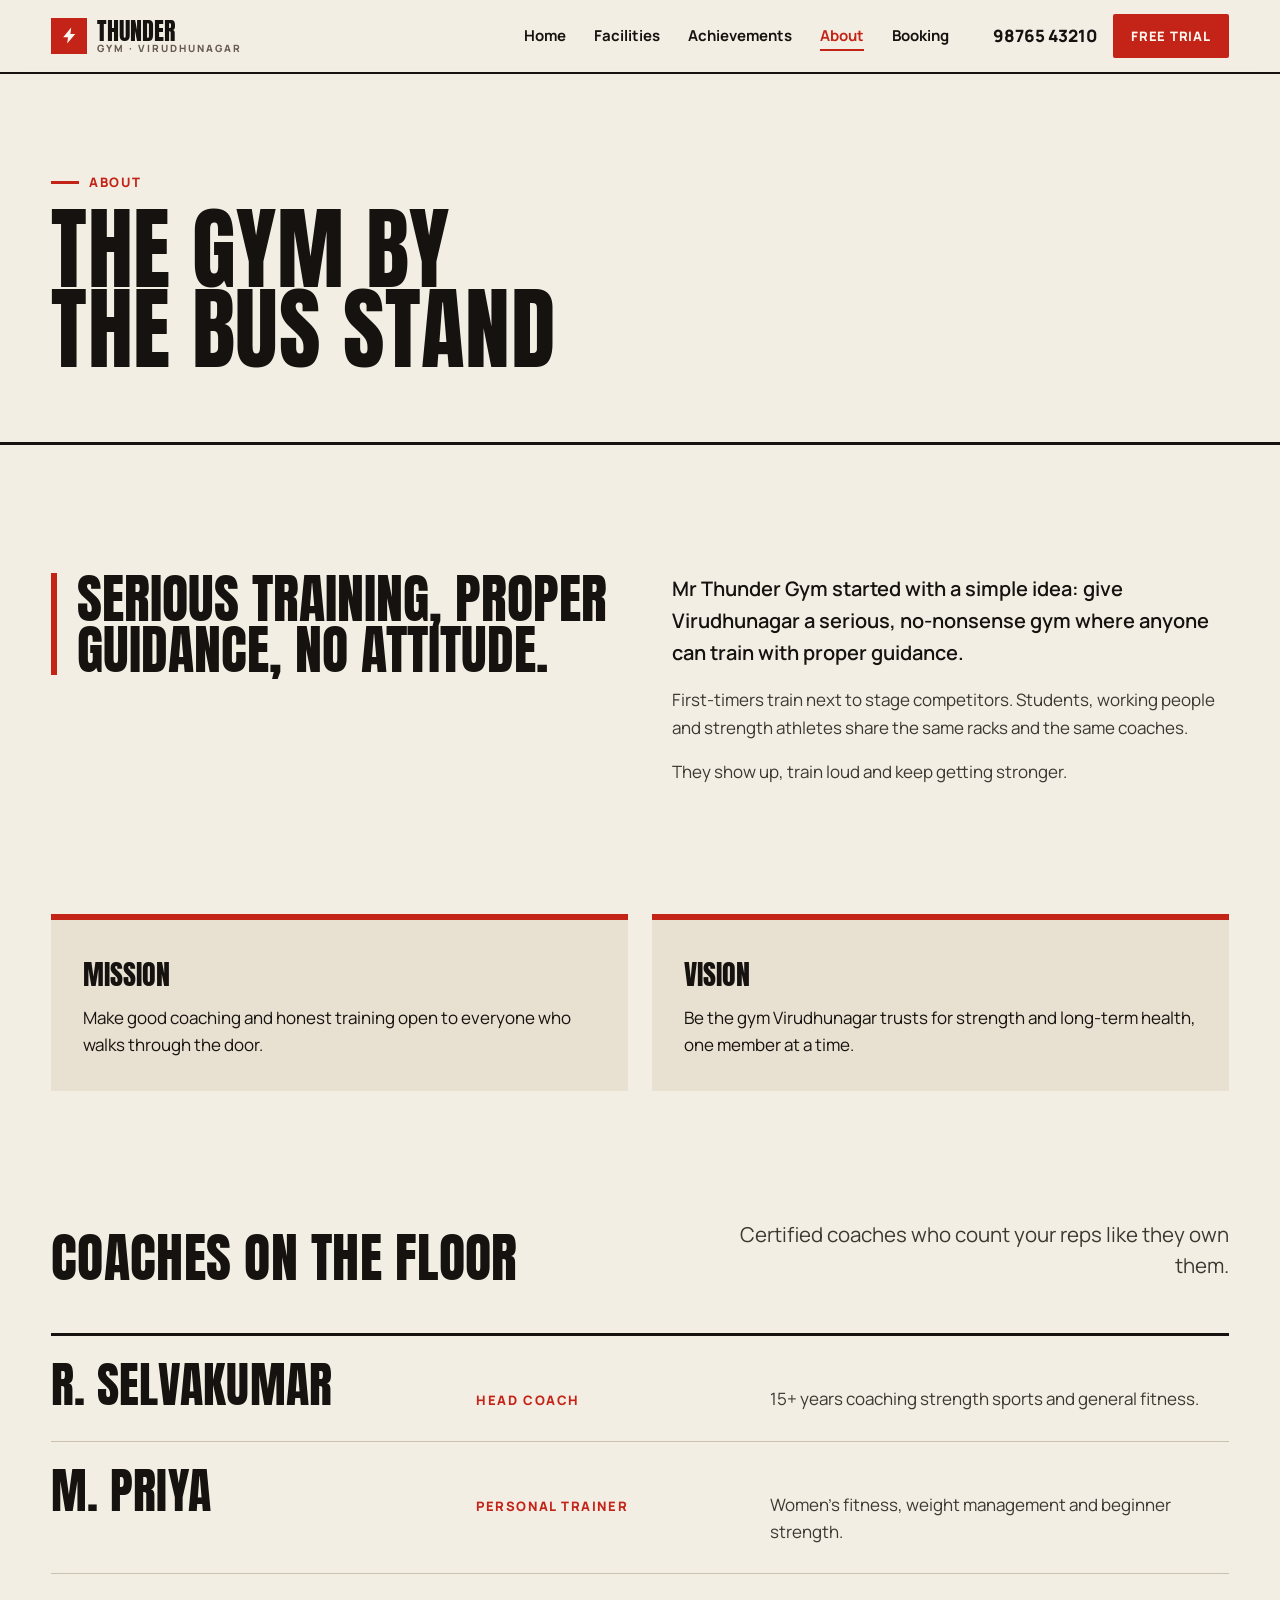
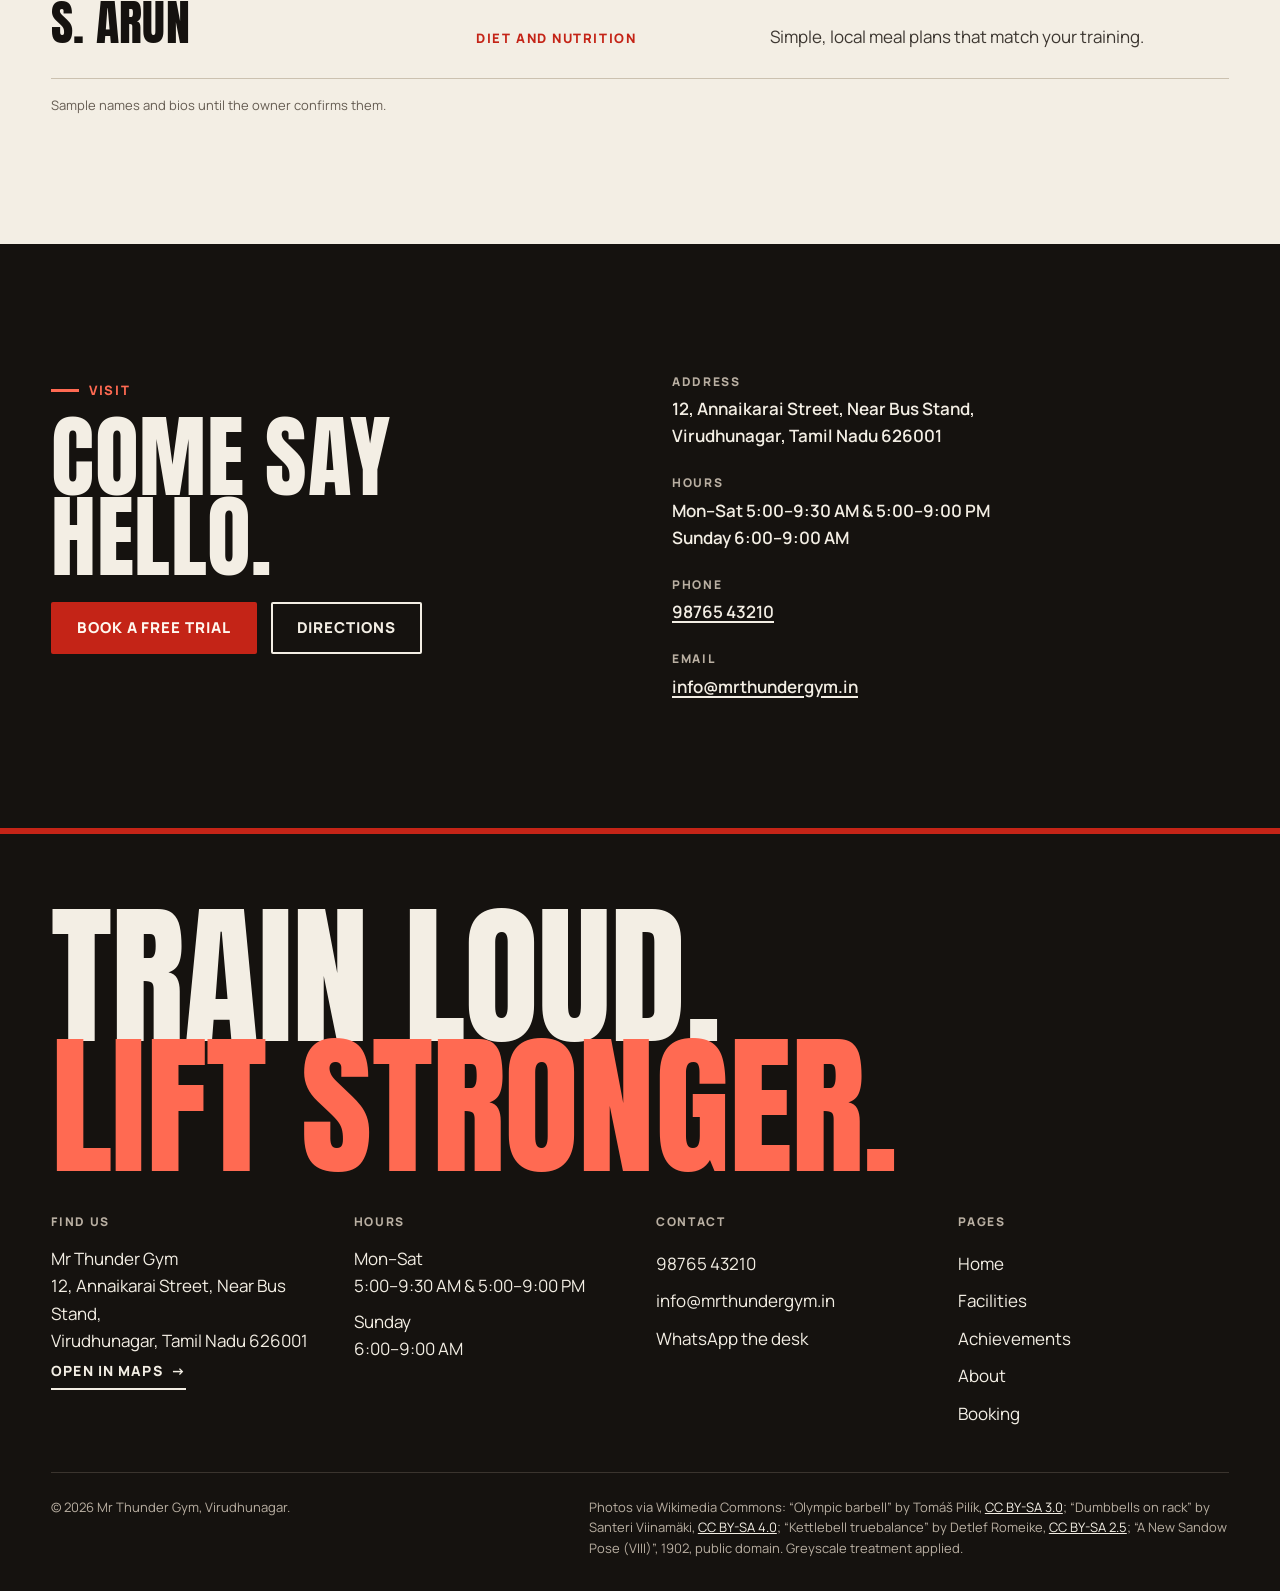
<file: about.html>
<!doctype html>
<html lang="en-IN">
<head>
  <meta charset="utf-8">
  <meta name="viewport" content="width=device-width, initial-scale=1">
  <title>About | Mr Thunder Gym, Virudhunagar</title>
  <meta name="description" content="The story, mission and coaches of Mr Thunder Gym, a no-nonsense strength gym near the Virudhunagar bus stand.">
  <meta name="theme-color" content="#f3eee4">
  <link rel="canonical" href="https://www.mrthundergym.example/about.html">
  <meta property="og:type" content="website">
  <meta property="og:title" content="About | Mr Thunder Gym, Virudhunagar">
  <meta property="og:description" content="The story, mission and coaches of Mr Thunder Gym, a no-nonsense strength gym near the Virudhunagar bus stand.">
  <meta property="og:url" content="https://www.mrthundergym.example/about.html">
  <meta property="og:image" content="https://www.mrthundergym.example/assets/social/og-image.svg">
  <meta name="twitter:card" content="summary_large_image">
  <link rel="icon" href="assets/images/favicon.svg" type="image/svg+xml">
  <link rel="preconnect" href="https://fonts.googleapis.com">
  <link rel="preconnect" href="https://fonts.gstatic.com" crossorigin>
  <link rel="stylesheet" href="https://fonts.googleapis.com/css2?family=Anton&amp;family=Manrope:wght@400;600;700;800&amp;display=swap">
  <link rel="stylesheet" href="css/site.css">
  <script src="js/site.js" defer></script>
  <script type="application/ld+json">{"@context": "https://schema.org", "@type": "HealthClub", "@id": "https://www.mrthundergym.example/#gym", "name": "Mr Thunder Gym", "url": "https://www.mrthundergym.example/", "telephone": "+91-98765-43210", "email": "info@mrthundergym.in", "image": "https://www.mrthundergym.example/assets/social/og-image.svg", "address": {"@type": "PostalAddress", "streetAddress": "12, Annaikarai Street, Near Bus Stand", "addressLocality": "Virudhunagar", "addressRegion": "Tamil Nadu", "postalCode": "626001", "addressCountry": "IN"}, "openingHoursSpecification": [{"@type": "OpeningHoursSpecification", "dayOfWeek": ["Monday", "Tuesday", "Wednesday", "Thursday", "Friday", "Saturday"], "opens": "05:00", "closes": "09:30"}, {"@type": "OpeningHoursSpecification", "dayOfWeek": ["Monday", "Tuesday", "Wednesday", "Thursday", "Friday", "Saturday"], "opens": "17:00", "closes": "21:00"}, {"@type": "OpeningHoursSpecification", "dayOfWeek": "Sunday", "opens": "06:00", "closes": "09:00"}]}</script>
</head>
<body>
<a class="skip" href="#main">Skip to content</a>
<header class="site-header">
  <div class="wrap">
    <a class="brand" href="index.html" aria-label="Mr Thunder Gym, home">
      <span class="brand-mark"><svg viewBox="0 0 24 24" aria-hidden="true"><path d="M14 2 4 14h6l-1 8 10-12h-6z"/></svg></span>
      <span class="brand-name">Thunder<small>Gym · Virudhunagar</small></span>
    </a>
    <nav class="nav" id="site-nav" aria-label="Main">
      <ul>
        <li><a href="index.html">Home</a></li>
        <li><a href="facilities.html">Facilities</a></li>
        <li><a href="achievements.html">Achievements</a></li>
        <li><a href="about.html" aria-current="page">About</a></li>
        <li><a href="booking.html">Booking</a></li>
      </ul>
    </nav>
    <div class="header-actions">
      <a class="call-link" href="tel:+919876543210">98765 43210</a>
      <a class="btn btn-sm" href="booking.html">Free trial</a>
      <button class="nav-toggle" type="button" aria-expanded="false" aria-controls="site-nav" aria-label="Open menu">
        <svg class="i-open" viewBox="0 0 24 24" fill="none" stroke="currentColor" stroke-width="2.5" aria-hidden="true"><path d="M3 7h18M3 12h18M3 17h18"/></svg>
        <svg class="i-close" viewBox="0 0 24 24" fill="none" stroke="currentColor" stroke-width="2.5" aria-hidden="true"><path d="M5 5l14 14M19 5 5 19"/></svg>
      </button>
    </div>
  </div>
</header>
<main id="main">
  <section class="page-head">
    <div class="wrap">
      <p class="kicker">About</p>
      <h1 class="display h1">The gym by<br>the bus stand</h1>
    </div>
  </section>

  <section class="section" aria-labelledby="story-title">
    <div class="wrap split">
      <h2 class="sr-only" id="story-title">Our story</h2>
      <p class="pull" data-reveal>Serious training, proper guidance, no attitude.</p>
      <div class="prose" data-reveal>
        <p>Mr Thunder Gym started with a simple idea: give Virudhunagar a serious, no-nonsense gym where anyone can train with proper guidance.</p>
        <p>First-timers train next to stage competitors. Students, working people and strength athletes share the same racks and the same coaches.</p>
        <p>They show up, train loud and keep getting stronger.</p>
      </div>
    </div>
  </section>

  <section class="section" aria-labelledby="mv-title">
    <div class="wrap">
      <h2 class="sr-only" id="mv-title">Mission and vision</h2>
      <dl class="mv">
        <div data-reveal><dt>Mission</dt><dd>Make good coaching and honest training open to everyone who walks through the door.</dd></div>
        <div data-reveal><dt>Vision</dt><dd>Be the gym Virudhunagar trusts for strength and long-term health, one member at a time.</dd></div>
      </dl>
    </div>
  </section>

  <section class="section" aria-labelledby="coach-title">
    <div class="wrap">
      <div class="section-head" style="border:0;padding:0">
        <h2 class="display h2" id="coach-title">Coaches on the floor</h2>
        <p class="lede">Certified coaches who count your reps like they own them.</p>
      </div>
      <ul class="coaches" role="list">
        <li class="coach" data-reveal><h3 class="display">R. Selvakumar</h3><span class="role">Head coach</span><p>15+ years coaching strength sports and general fitness.</p></li>
        <li class="coach" data-reveal><h3 class="display">M. Priya</h3><span class="role">Personal trainer</span><p>Women's fitness, weight management and beginner strength.</p></li>
        <li class="coach" data-reveal><h3 class="display">S. Arun</h3><span class="role">Diet and nutrition</span><p>Simple, local meal plans that match your training.</p></li>
      </ul>
      <p class="note">Sample names and bios until the owner confirms them.</p>
    </div>
  </section>

  <section class="band on-night" aria-labelledby="visit-title">
    <div class="wrap split">
      <div>
        <p class="kicker">Visit</p>
        <h2 class="display h1" id="visit-title" style="margin-block:1rem 1.5rem">Come say<br>hello.</h2>
        <div class="btn-row">
          <a class="btn" href="booking.html">Book a free trial</a>
          <a class="btn btn-line" href="https://www.google.com/maps/search/?api=1&amp;query=Annaikarai+Street+Bus+Stand+Virudhunagar+626001" target="_blank" rel="noopener">Directions</a>
        </div>
      </div>
      <dl class="facts">
        <div><dt>Address</dt><dd>12, Annaikarai Street, Near Bus Stand,<br>Virudhunagar, Tamil Nadu 626001</dd></div>
        <div><dt>Hours</dt><dd>Mon–Sat 5:00–9:30 AM &amp; 5:00–9:00 PM<br>Sunday 6:00–9:00 AM</dd></div>
        <div><dt>Phone</dt><dd><a href="tel:+919876543210">98765 43210</a></dd></div>
        <div><dt>Email</dt><dd><a href="mailto:info@mrthundergym.in">info@mrthundergym.in</a></dd></div>
      </dl>
    </div>
  </section>
</main>
<footer class="site-footer on-night">
  <div class="wrap">
    <p class="footer-mast" aria-hidden="true">Train loud.<br><span>Lift stronger.</span></p>
    <div class="footer-grid">
      <div>
        <h2>Find us</h2>
        <address>Mr Thunder Gym<br>12, Annaikarai Street, Near Bus Stand,<br>Virudhunagar, Tamil Nadu 626001</address>
        <a class="link-arrow" href="https://www.google.com/maps/search/?api=1&amp;query=Annaikarai+Street+Bus+Stand+Virudhunagar+626001" target="_blank" rel="noopener">Open in Maps <span aria-hidden="true">&rarr;</span></a>
      </div>
      <div>
        <h2>Hours</h2>
        <p>Mon–Sat<br>5:00–9:30 AM &amp; 5:00–9:00 PM</p>
        <p style="margin-top:.5rem">Sunday<br>6:00–9:00 AM</p>
      </div>
      <div>
        <h2>Contact</h2>
        <ul role="list">
          <li><a href="tel:+919876543210">98765 43210</a></li>
          <li><a href="mailto:info@mrthundergym.in">info@mrthundergym.in</a></li>
          <li><a href="https://wa.me/919876543210" target="_blank" rel="noopener">WhatsApp the desk</a></li>
        </ul>
      </div>
      <div>
        <h2>Pages</h2>
        <ul role="list">
          <li><a href="index.html">Home</a></li><li><a href="facilities.html">Facilities</a></li><li><a href="achievements.html">Achievements</a></li><li><a href="about.html">About</a></li><li><a href="booking.html">Booking</a></li>
        </ul>
      </div>
    </div>
    <div class="footer-base">
      <p>&copy; <span data-year>2026</span> Mr Thunder Gym, Virudhunagar.</p>
      <p class="credits">Photos via Wikimedia Commons: “Olympic barbell” by Tomáš Pilík, <a href="https://creativecommons.org/licenses/by-sa/3.0">CC BY-SA 3.0</a>; “Dumbbells on rack” by Santeri Viinamäki, <a href="https://creativecommons.org/licenses/by-sa/4.0">CC BY-SA 4.0</a>; “Kettlebell truebalance” by Detlef Romeike, <a href="https://creativecommons.org/licenses/by-sa/2.5">CC BY-SA 2.5</a>; “A New Sandow Pose (VIII)”, 1902, public domain. Greyscale treatment applied.</p>
    </div>
  </div>
</footer>
</body>
</html>
</file>
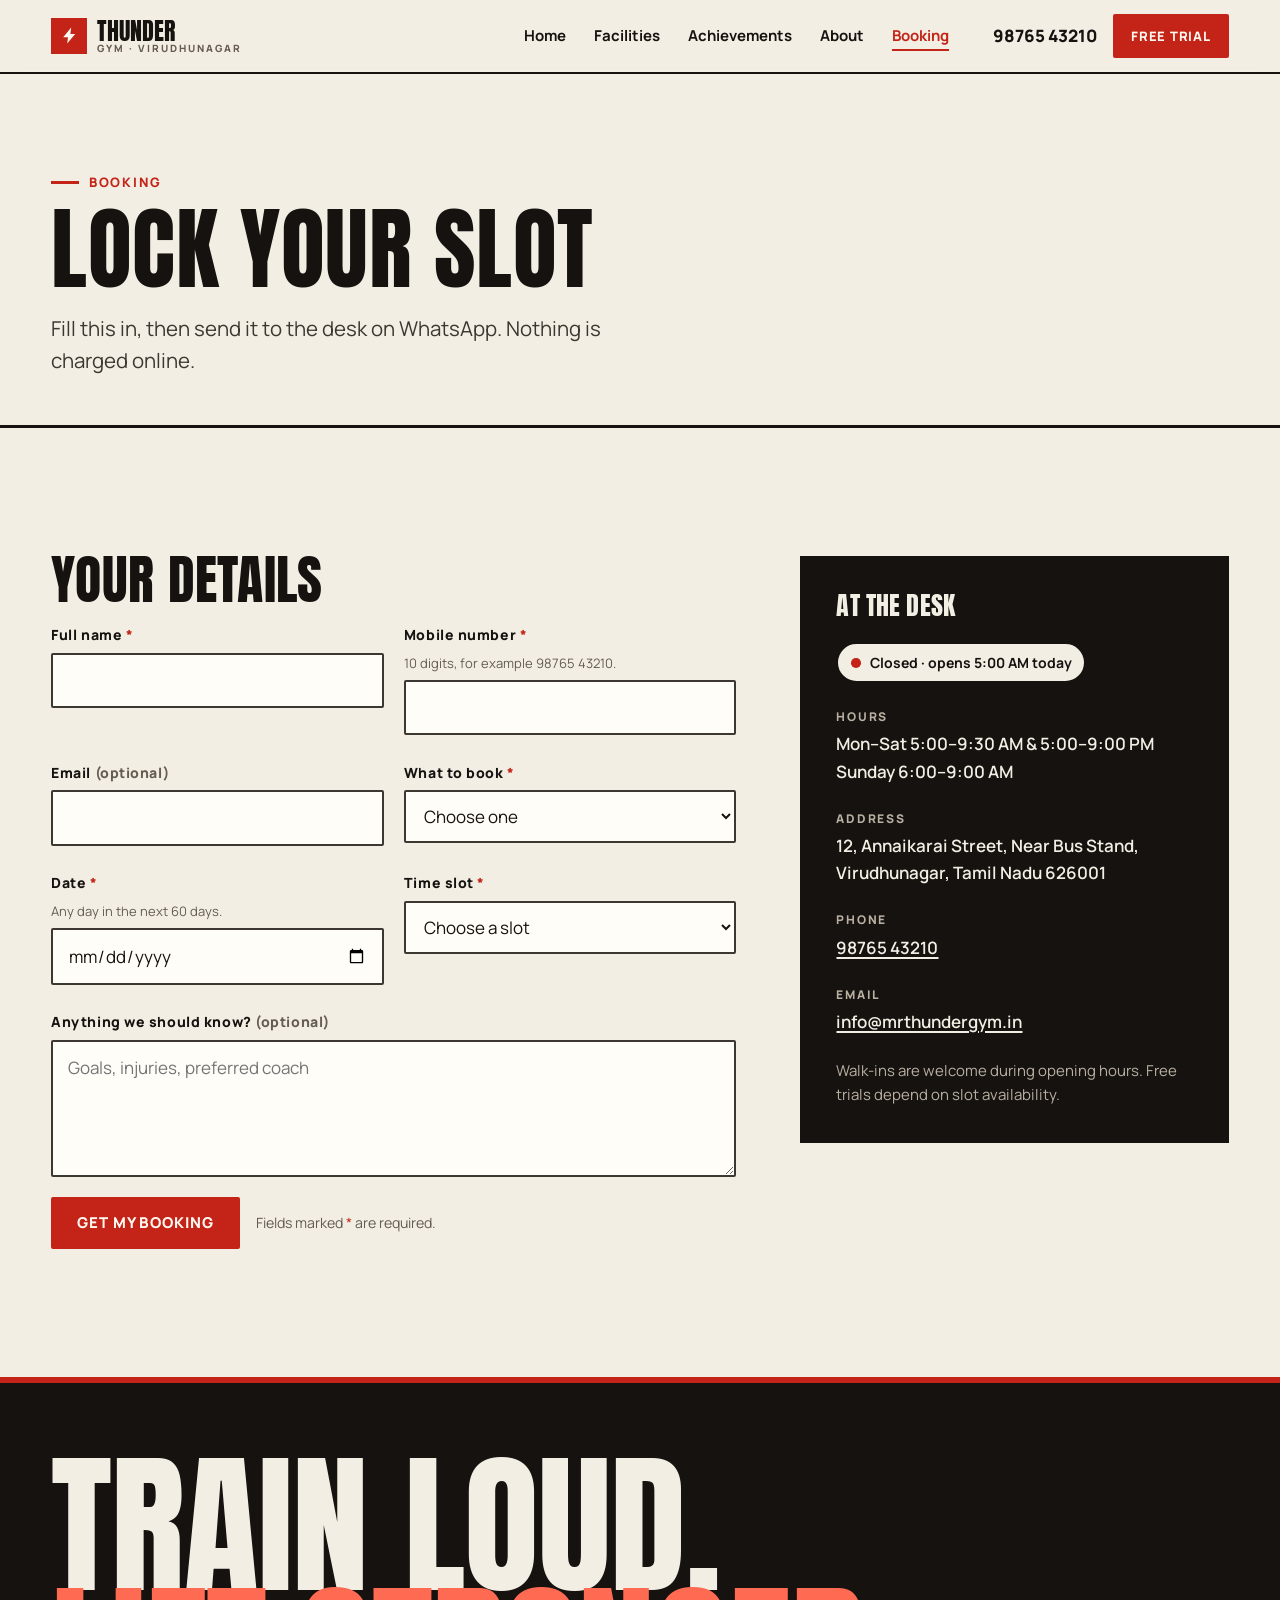
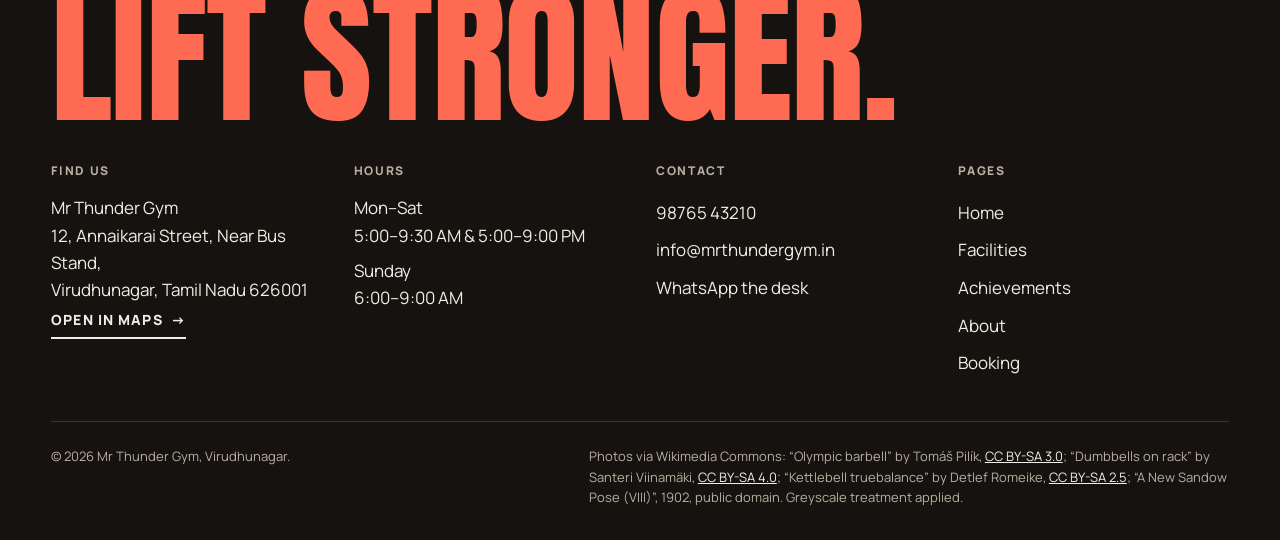
<file: booking.html>
<!doctype html>
<html lang="en-IN">
<head>
  <meta charset="utf-8">
  <meta name="viewport" content="width=device-width, initial-scale=1">
  <title>Book a session | Mr Thunder Gym, Virudhunagar</title>
  <meta name="description" content="Book a free trial, group batch, personal training or diet plan at Mr Thunder Gym. The desk confirms every booking. Nothing is charged online.">
  <meta name="theme-color" content="#f3eee4">
  <link rel="canonical" href="https://www.mrthundergym.example/booking.html">
  <meta property="og:type" content="website">
  <meta property="og:title" content="Book a session | Mr Thunder Gym, Virudhunagar">
  <meta property="og:description" content="Book a free trial, group batch, personal training or diet plan at Mr Thunder Gym. The desk confirms every booking. Nothing is charged online.">
  <meta property="og:url" content="https://www.mrthundergym.example/booking.html">
  <meta property="og:image" content="https://www.mrthundergym.example/assets/social/og-image.svg">
  <meta name="twitter:card" content="summary_large_image">
  <link rel="icon" href="assets/images/favicon.svg" type="image/svg+xml">
  <link rel="preconnect" href="https://fonts.googleapis.com">
  <link rel="preconnect" href="https://fonts.gstatic.com" crossorigin>
  <link rel="stylesheet" href="https://fonts.googleapis.com/css2?family=Anton&amp;family=Manrope:wght@400;600;700;800&amp;display=swap">
  <link rel="stylesheet" href="css/site.css">
  <script src="js/site.js" defer></script>
</head>
<body>
<a class="skip" href="#main">Skip to content</a>
<header class="site-header">
  <div class="wrap">
    <a class="brand" href="index.html" aria-label="Mr Thunder Gym, home">
      <span class="brand-mark"><svg viewBox="0 0 24 24" aria-hidden="true"><path d="M14 2 4 14h6l-1 8 10-12h-6z"/></svg></span>
      <span class="brand-name">Thunder<small>Gym · Virudhunagar</small></span>
    </a>
    <nav class="nav" id="site-nav" aria-label="Main">
      <ul>
        <li><a href="index.html">Home</a></li>
        <li><a href="facilities.html">Facilities</a></li>
        <li><a href="achievements.html">Achievements</a></li>
        <li><a href="about.html">About</a></li>
        <li><a href="booking.html" aria-current="page">Booking</a></li>
      </ul>
    </nav>
    <div class="header-actions">
      <a class="call-link" href="tel:+919876543210">98765 43210</a>
      <a class="btn btn-sm" href="booking.html">Free trial</a>
      <button class="nav-toggle" type="button" aria-expanded="false" aria-controls="site-nav" aria-label="Open menu">
        <svg class="i-open" viewBox="0 0 24 24" fill="none" stroke="currentColor" stroke-width="2.5" aria-hidden="true"><path d="M3 7h18M3 12h18M3 17h18"/></svg>
        <svg class="i-close" viewBox="0 0 24 24" fill="none" stroke="currentColor" stroke-width="2.5" aria-hidden="true"><path d="M5 5l14 14M19 5 5 19"/></svg>
      </button>
    </div>
  </div>
</header>
<main id="main">
  <section class="page-head">
    <div class="wrap">
      <p class="kicker">Booking</p>
      <h1 class="display h1">Lock your slot</h1>
      <p class="lede">Fill this in, then send it to the desk on WhatsApp. Nothing is charged online.</p>
    </div>
  </section>

  <section class="section">
    <div class="wrap booking-grid">
      <div>
        <form class="form" id="booking-form" novalidate aria-labelledby="form-title">
          <h2 class="display h2 full" id="form-title" style="grid-column:1/-1">Your details</h2>
          <div class="form-summary" id="form-summary" tabindex="-1" hidden role="alert">
            <strong>Please fix these:</strong>
            <ul></ul>
          </div>
        <div class="field">
          <label for="f-name">Full name <span class="req" aria-hidden="true">*</span></label>
          <input id="f-name" name="name" aria-describedby="error-name" type="text" autocomplete="name" required>
          <p class="error" id="error-name"></p>
        </div>
        <div class="field">
          <label for="f-phone">Mobile number <span class="req" aria-hidden="true">*</span></label>
          <p class="hint" id="hint-phone">10 digits, for example 98765 43210.</p>
          <input id="f-phone" name="phone" aria-describedby="hint-phone error-phone" type="tel" inputmode="numeric" autocomplete="tel-national" required>
          <p class="error" id="error-phone"></p>
        </div>
        <div class="field">
          <label for="f-email">Email <span class="muted">(optional)</span></label>
          <input id="f-email" name="email" aria-describedby="error-email" type="email" autocomplete="email">
          <p class="error" id="error-email"></p>
        </div>
        <div class="field">
          <label for="f-service">What to book <span class="req" aria-hidden="true">*</span></label>
          <select id="f-service" name="service" aria-describedby="error-service" required>
            <option value="">Choose one</option>
            <option value="trial">Free trial</option>
            <option value="group">Group batch</option>
            <option value="pt">Personal training</option>
            <option value="diet">Diet plan</option>
          </select>
          <p class="error" id="error-service"></p>
        </div>
        <div class="field">
          <label for="f-date">Date <span class="req" aria-hidden="true">*</span></label>
          <p class="hint" id="hint-date">Any day in the next 60 days.</p>
          <input id="f-date" name="date" aria-describedby="hint-date error-date" type="date" required>
          <p class="error" id="error-date"></p>
        </div>
        <div class="field">
          <label for="f-slot">Time slot <span class="req" aria-hidden="true">*</span></label>
          <select id="f-slot" name="slot" aria-describedby="error-slot" required>
            <option value="">Choose a slot</option>
            <option value="early">Early morning, 5:00–7:00 AM</option>
            <option value="morning">Morning, 7:00–9:30 AM</option>
            <option value="evening">Evening, 5:00–7:00 PM</option>
            <option value="night">Night, 7:00–9:00 PM</option>
            <option value="sunday">Sunday, 6:00–9:00 AM</option>
          </select>
          <p class="error" id="error-slot"></p>
        </div>
        <div class="field full">
          <label for="f-message">Anything we should know? <span class="muted">(optional)</span></label>
          <textarea id="f-message" name="message" rows="4" placeholder="Goals, injuries, preferred coach"></textarea>
        </div>
          <div class="form-foot full">
            <button class="btn" type="submit">Get my booking</button>
            <small>Fields marked <span class="red">*</span> are required.</small>
          </div>
        </form>

        <div class="success" id="booking-success" tabindex="-1" hidden aria-labelledby="ok-title">
          <p class="kicker">Almost done</p>
          <h2 class="display h2" id="ok-title" style="margin-top:.75rem">Send it to the desk</h2>
          <p style="margin-top:1rem">This site has no server, so nothing has been sent yet. Tap WhatsApp to send these details, or show this screen at the desk.</p>
          <dl></dl>
          <div class="btn-row">
            <a class="btn" data-whatsapp href="https://wa.me/919876543210" target="_blank" rel="noopener"><svg viewBox="0 0 24 24" aria-hidden="true" fill="currentColor"><path d="M12 2a10 10 0 0 0-8.6 15.1L2 22l5-1.3A10 10 0 1 0 12 2Zm0 18.2a8.2 8.2 0 0 1-4.2-1.1l-.3-.2-3 .8.8-2.9-.2-.3A8.2 8.2 0 1 1 12 20.2Zm4.5-6.1c-.2-.1-1.5-.7-1.7-.8s-.4-.1-.6.1-.7.8-.8 1-.3.2-.5.1a6.7 6.7 0 0 1-3.3-2.9c-.3-.4.3-.4.7-1.3a.5.5 0 0 0 0-.4l-.8-1.9c-.2-.5-.4-.4-.6-.4h-.5a1 1 0 0 0-.7.3 3 3 0 0 0-.9 2.2 5.2 5.2 0 0 0 1.1 2.7 11.8 11.8 0 0 0 4.5 4c1.7.7 2.3.8 3.2.6a2.7 2.7 0 0 0 1.8-1.3 2.2 2.2 0 0 0 .1-1.3c0-.1-.2-.2-.5-.3Z"/></svg> Send on WhatsApp</a>
            <button class="btn btn-line" type="button" data-again>Book another</button>
          </div>
        </div>
      </div>

      <aside class="on-night side-card" aria-labelledby="side-title">
        <h2 class="display h3" id="side-title" style="margin-bottom:1.5rem">At the desk</h2>
        <p class="status" data-status role="status" style="color:var(--ink);margin-bottom:1.5rem">Check today's hours</p>
        <dl class="facts">
          <div><dt>Hours</dt><dd>Mon–Sat 5:00–9:30 AM &amp; 5:00–9:00 PM<br>Sunday 6:00–9:00 AM</dd></div>
          <div><dt>Address</dt><dd>12, Annaikarai Street, Near Bus Stand,<br>Virudhunagar, Tamil Nadu 626001</dd></div>
          <div><dt>Phone</dt><dd><a href="tel:+919876543210">98765 43210</a></dd></div>
          <div><dt>Email</dt><dd><a href="mailto:info@mrthundergym.in">info@mrthundergym.in</a></dd></div>
        </dl>
        <p class="muted" style="margin-top:1.5rem;font-size:.9375rem">Walk-ins are welcome during opening hours. Free trials depend on slot availability.</p>
      </aside>
    </div>
  </section>
</main>
<footer class="site-footer on-night">
  <div class="wrap">
    <p class="footer-mast" aria-hidden="true">Train loud.<br><span>Lift stronger.</span></p>
    <div class="footer-grid">
      <div>
        <h2>Find us</h2>
        <address>Mr Thunder Gym<br>12, Annaikarai Street, Near Bus Stand,<br>Virudhunagar, Tamil Nadu 626001</address>
        <a class="link-arrow" href="https://www.google.com/maps/search/?api=1&amp;query=Annaikarai+Street+Bus+Stand+Virudhunagar+626001" target="_blank" rel="noopener">Open in Maps <span aria-hidden="true">&rarr;</span></a>
      </div>
      <div>
        <h2>Hours</h2>
        <p>Mon–Sat<br>5:00–9:30 AM &amp; 5:00–9:00 PM</p>
        <p style="margin-top:.5rem">Sunday<br>6:00–9:00 AM</p>
      </div>
      <div>
        <h2>Contact</h2>
        <ul role="list">
          <li><a href="tel:+919876543210">98765 43210</a></li>
          <li><a href="mailto:info@mrthundergym.in">info@mrthundergym.in</a></li>
          <li><a href="https://wa.me/919876543210" target="_blank" rel="noopener">WhatsApp the desk</a></li>
        </ul>
      </div>
      <div>
        <h2>Pages</h2>
        <ul role="list">
          <li><a href="index.html">Home</a></li><li><a href="facilities.html">Facilities</a></li><li><a href="achievements.html">Achievements</a></li><li><a href="about.html">About</a></li><li><a href="booking.html">Booking</a></li>
        </ul>
      </div>
    </div>
    <div class="footer-base">
      <p>&copy; <span data-year>2026</span> Mr Thunder Gym, Virudhunagar.</p>
      <p class="credits">Photos via Wikimedia Commons: “Olympic barbell” by Tomáš Pilík, <a href="https://creativecommons.org/licenses/by-sa/3.0">CC BY-SA 3.0</a>; “Dumbbells on rack” by Santeri Viinamäki, <a href="https://creativecommons.org/licenses/by-sa/4.0">CC BY-SA 4.0</a>; “Kettlebell truebalance” by Detlef Romeike, <a href="https://creativecommons.org/licenses/by-sa/2.5">CC BY-SA 2.5</a>; “A New Sandow Pose (VIII)”, 1902, public domain. Greyscale treatment applied.</p>
    </div>
  </div>
</footer>
</body>
</html>
</file>
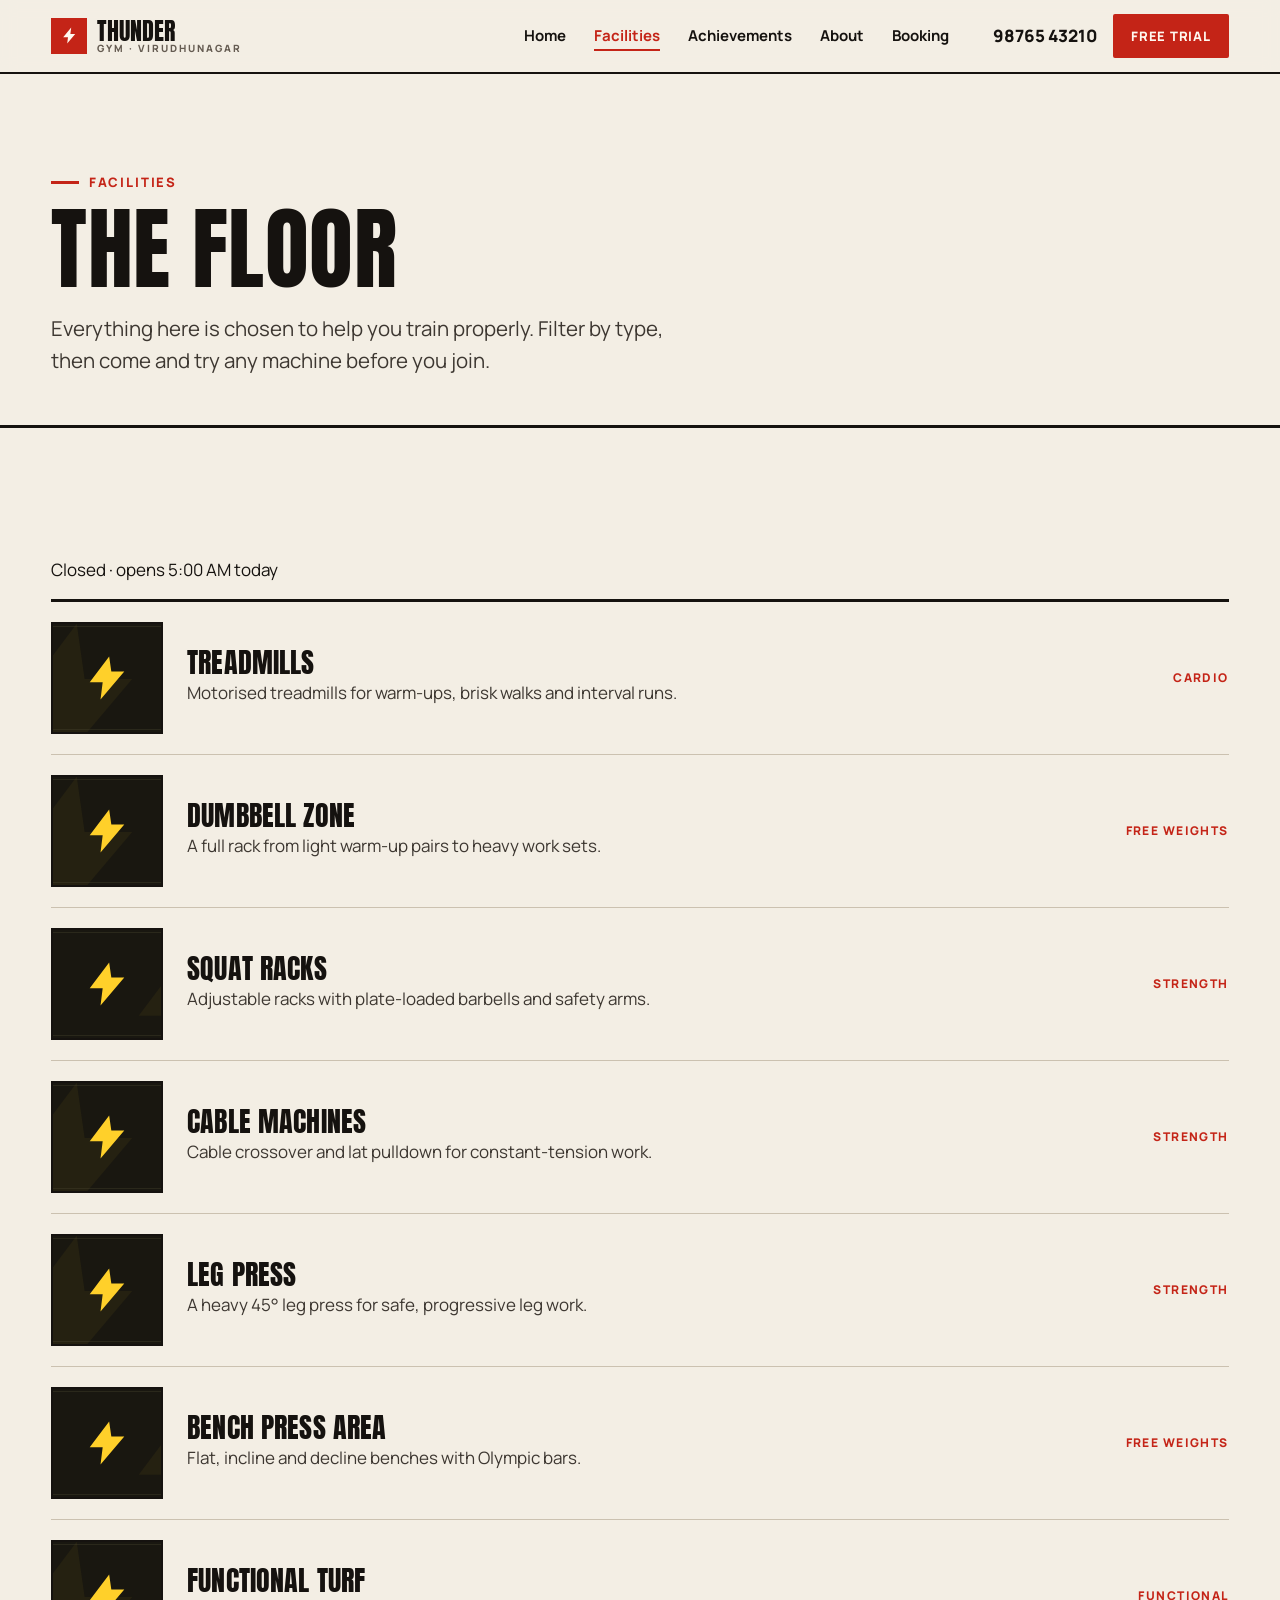
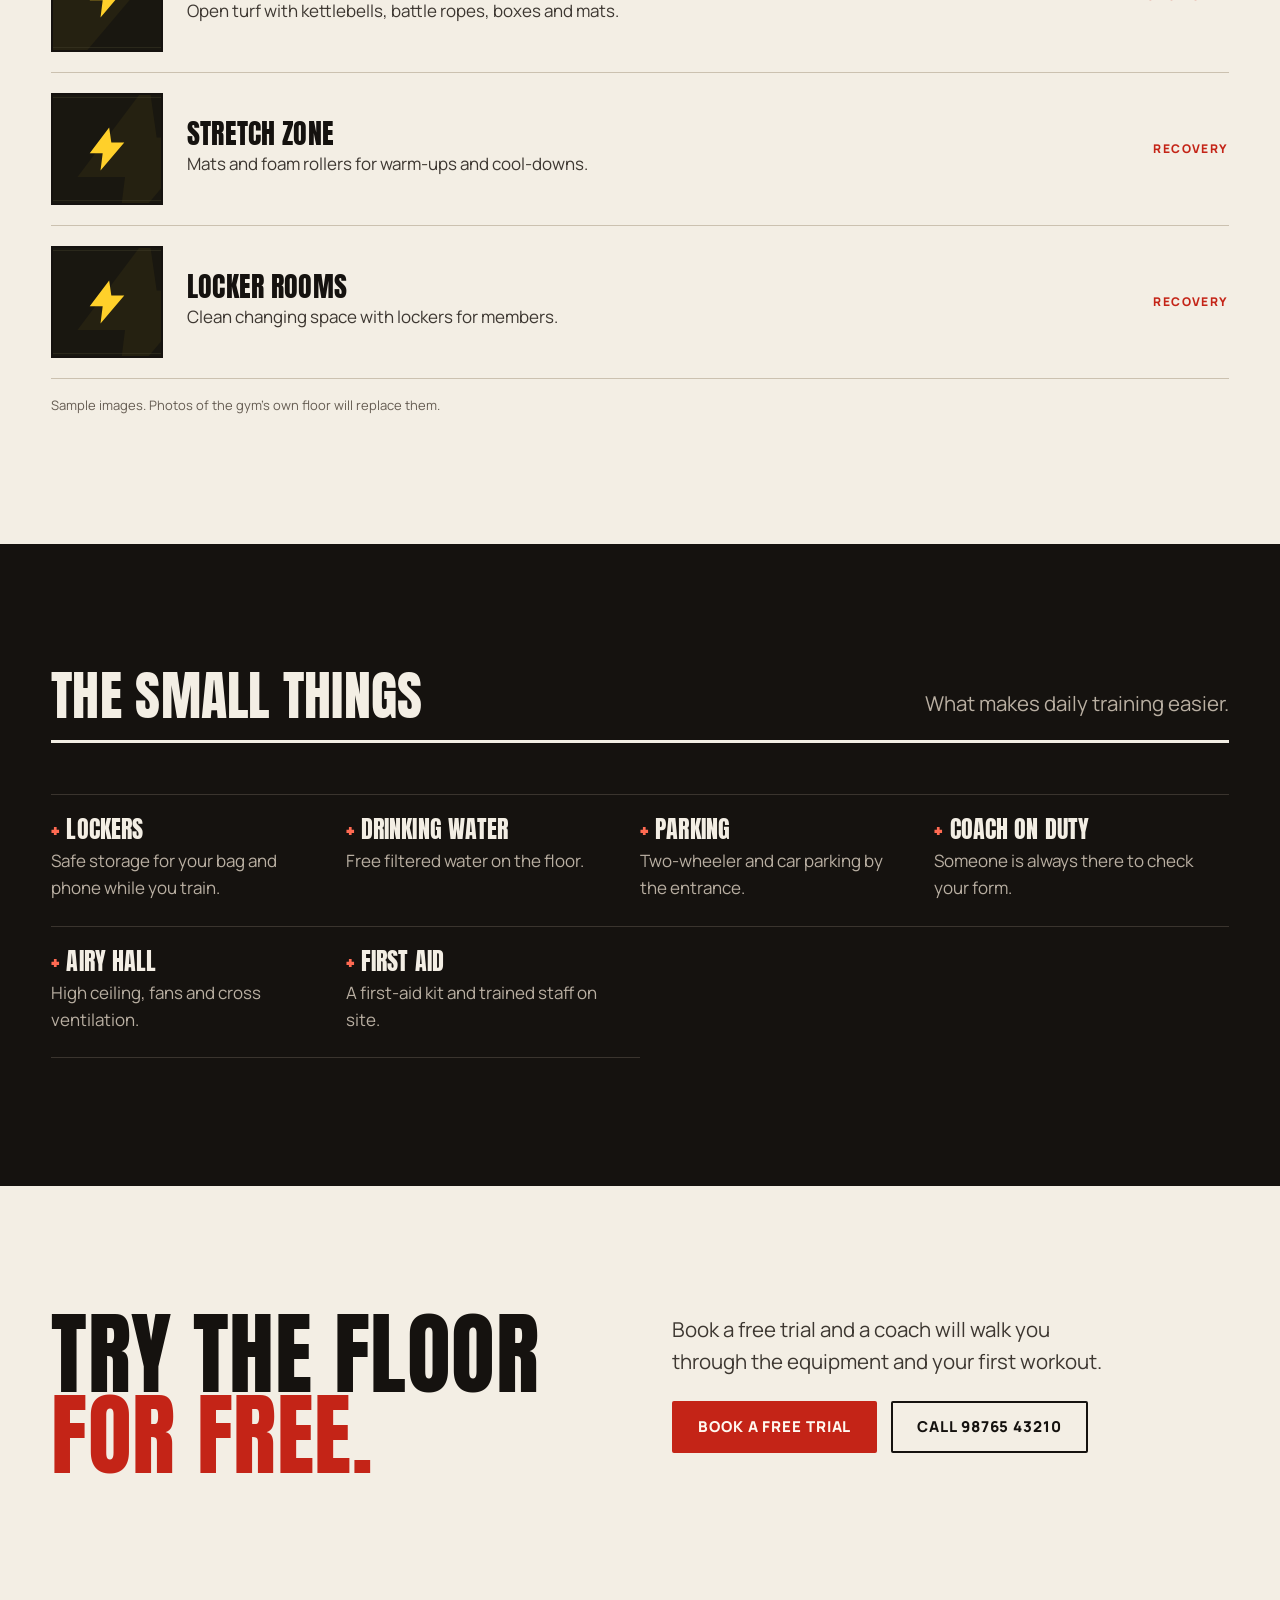
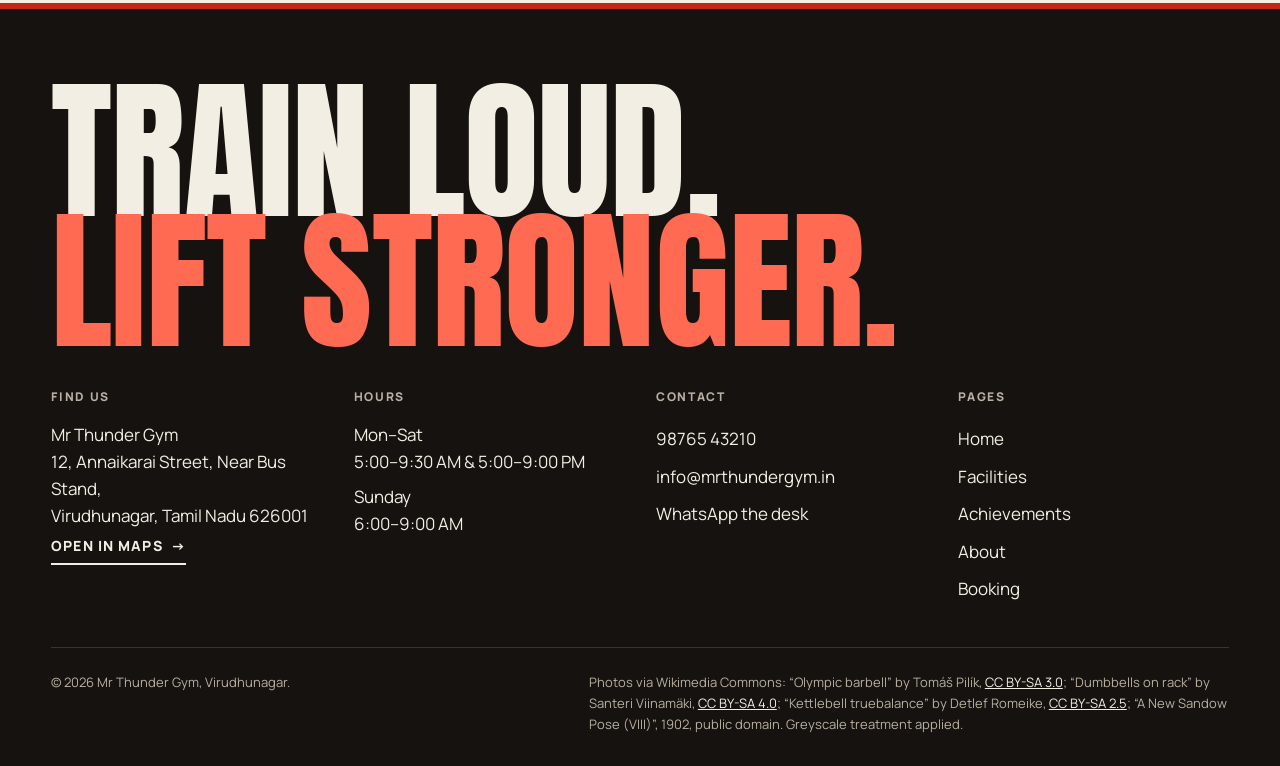
<file: facilities.html>
<!doctype html>
<html lang="en-IN">
<head>
  <meta charset="utf-8">
  <meta name="viewport" content="width=device-width, initial-scale=1">
  <title>Facilities and equipment | Mr Thunder Gym, Virudhunagar</title>
  <meta name="description" content="Squat racks, benches, dumbbells, cable machines, cardio and a functional turf at Mr Thunder Gym, Virudhunagar.">
  <meta name="theme-color" content="#f3eee4">
  <link rel="canonical" href="https://www.mrthundergym.example/facilities.html">
  <meta property="og:type" content="website">
  <meta property="og:title" content="Facilities and equipment | Mr Thunder Gym, Virudhunagar">
  <meta property="og:description" content="Squat racks, benches, dumbbells, cable machines, cardio and a functional turf at Mr Thunder Gym, Virudhunagar.">
  <meta property="og:url" content="https://www.mrthundergym.example/facilities.html">
  <meta property="og:image" content="https://www.mrthundergym.example/assets/social/og-image.svg">
  <meta name="twitter:card" content="summary_large_image">
  <link rel="icon" href="assets/images/favicon.svg" type="image/svg+xml">
  <link rel="preconnect" href="https://fonts.googleapis.com">
  <link rel="preconnect" href="https://fonts.gstatic.com" crossorigin>
  <link rel="stylesheet" href="https://fonts.googleapis.com/css2?family=Anton&amp;family=Manrope:wght@400;600;700;800&amp;display=swap">
  <link rel="stylesheet" href="css/site.css">
  <script src="js/site.js" defer></script>
</head>
<body>
<a class="skip" href="#main">Skip to content</a>
<header class="site-header">
  <div class="wrap">
    <a class="brand" href="index.html" aria-label="Mr Thunder Gym, home">
      <span class="brand-mark"><svg viewBox="0 0 24 24" aria-hidden="true"><path d="M14 2 4 14h6l-1 8 10-12h-6z"/></svg></span>
      <span class="brand-name">Thunder<small>Gym · Virudhunagar</small></span>
    </a>
    <nav class="nav" id="site-nav" aria-label="Main">
      <ul>
        <li><a href="index.html">Home</a></li>
        <li><a href="facilities.html" aria-current="page">Facilities</a></li>
        <li><a href="achievements.html">Achievements</a></li>
        <li><a href="about.html">About</a></li>
        <li><a href="booking.html">Booking</a></li>
      </ul>
    </nav>
    <div class="header-actions">
      <a class="call-link" href="tel:+919876543210">98765 43210</a>
      <a class="btn btn-sm" href="booking.html">Free trial</a>
      <button class="nav-toggle" type="button" aria-expanded="false" aria-controls="site-nav" aria-label="Open menu">
        <svg class="i-open" viewBox="0 0 24 24" fill="none" stroke="currentColor" stroke-width="2.5" aria-hidden="true"><path d="M3 7h18M3 12h18M3 17h18"/></svg>
        <svg class="i-close" viewBox="0 0 24 24" fill="none" stroke="currentColor" stroke-width="2.5" aria-hidden="true"><path d="M5 5l14 14M19 5 5 19"/></svg>
      </button>
    </div>
  </div>
</header>
<main id="main">
  <section class="page-head">
    <div class="wrap">
      <p class="kicker">Facilities</p>
      <h1 class="display h1">The floor</h1>
      <p class="lede">Everything here is chosen to help you train properly. Filter by type, then come and try any machine before you join.</p>
    </div>
  </section>

  <section class="section" aria-labelledby="kit-title">
    <div class="wrap">
      <h2 class="sr-only" id="kit-title">Equipment</h2>
      <div class="filters" role="group" aria-label="Filter" data-filter="#kit" data-status="#kit-status">
        <button class="chip" type="button" data-value="all" aria-pressed="true">All</button>
        <button class="chip" type="button" data-value="strength" aria-pressed="false">Strength</button>
        <button class="chip" type="button" data-value="free-weights" aria-pressed="false">Free weights</button>
        <button class="chip" type="button" data-value="cardio" aria-pressed="false">Cardio</button>
        <button class="chip" type="button" data-value="functional" aria-pressed="false">Functional</button>
        <button class="chip" type="button" data-value="recovery" aria-pressed="false">Recovery</button>
      </div>
      <p class="filter-status" id="kit-status" role="status" aria-live="polite"></p>
      <ul class="kit" id="kit" role="list">
        <li class="kit-item" data-tags="cardio">
          <img src="assets/images/facility-treadmills.svg" alt="Row of treadmills (sample image)" width="400" height="400" loading="lazy">
          <div><h3 class="display">Treadmills</h3><p>Motorised treadmills for warm-ups, brisk walks and interval runs.</p></div>
          <span class="kit-tag">Cardio</span>
        </li>
        <li class="kit-item" data-tags="free-weights">
          <img src="assets/images/facility-dumbbell-zone.svg" alt="Dumbbell rack (sample image)" width="400" height="400" loading="lazy">
          <div><h3 class="display">Dumbbell zone</h3><p>A full rack from light warm-up pairs to heavy work sets.</p></div>
          <span class="kit-tag">Free weights</span>
        </li>
        <li class="kit-item" data-tags="strength">
          <img src="assets/images/facility-squat-racks.svg" alt="Squat racks with barbells (sample image)" width="400" height="400" loading="lazy">
          <div><h3 class="display">Squat racks</h3><p>Adjustable racks with plate-loaded barbells and safety arms.</p></div>
          <span class="kit-tag">Strength</span>
        </li>
        <li class="kit-item" data-tags="strength">
          <img src="assets/images/facility-cable-machines.svg" alt="Cable crossover machine (sample image)" width="400" height="400" loading="lazy">
          <div><h3 class="display">Cable machines</h3><p>Cable crossover and lat pulldown for constant-tension work.</p></div>
          <span class="kit-tag">Strength</span>
        </li>
        <li class="kit-item" data-tags="strength">
          <img src="assets/images/facility-leg-press.svg" alt="Leg press machine (sample image)" width="400" height="400" loading="lazy">
          <div><h3 class="display">Leg press</h3><p>A heavy 45° leg press for safe, progressive leg work.</p></div>
          <span class="kit-tag">Strength</span>
        </li>
        <li class="kit-item" data-tags="free-weights">
          <img src="assets/images/facility-bench-press.svg" alt="Bench press stations (sample image)" width="400" height="400" loading="lazy">
          <div><h3 class="display">Bench press area</h3><p>Flat, incline and decline benches with Olympic bars.</p></div>
          <span class="kit-tag">Free weights</span>
        </li>
        <li class="kit-item" data-tags="functional">
          <img src="assets/images/facility-functional-area.svg" alt="Functional area with kettlebells (sample image)" width="400" height="400" loading="lazy">
          <div><h3 class="display">Functional turf</h3><p>Open turf with kettlebells, battle ropes, boxes and mats.</p></div>
          <span class="kit-tag">Functional</span>
        </li>
        <li class="kit-item" data-tags="recovery">
          <img src="assets/images/facility-stretch-zone.svg" alt="Stretching mats (sample image)" width="400" height="400" loading="lazy">
          <div><h3 class="display">Stretch zone</h3><p>Mats and foam rollers for warm-ups and cool-downs.</p></div>
          <span class="kit-tag">Recovery</span>
        </li>
        <li class="kit-item" data-tags="recovery">
          <img src="assets/images/facility-locker-rooms.svg" alt="Locker room benches (sample image)" width="400" height="400" loading="lazy">
          <div><h3 class="display">Locker rooms</h3><p>Clean changing space with lockers for members.</p></div>
          <span class="kit-tag">Recovery</span>
        </li>
      </ul>
      <p class="note">Sample images. Photos of the gym's own floor will replace them.</p>
    </div>
  </section>

  <section class="band on-night" aria-labelledby="amen-title">
    <div class="wrap">
      <div class="section-head">
        <h2 class="display h2" id="amen-title">The small things</h2>
        <p class="lede">What makes daily training easier.</p>
      </div>
      <ul class="amenities" role="list">
        <li data-reveal><h3 class="display">Lockers</h3><p class="muted">Safe storage for your bag and phone while you train.</p></li>
        <li data-reveal><h3 class="display">Drinking water</h3><p class="muted">Free filtered water on the floor.</p></li>
        <li data-reveal><h3 class="display">Parking</h3><p class="muted">Two-wheeler and car parking by the entrance.</p></li>
        <li data-reveal><h3 class="display">Coach on duty</h3><p class="muted">Someone is always there to check your form.</p></li>
        <li data-reveal><h3 class="display">Airy hall</h3><p class="muted">High ceiling, fans and cross ventilation.</p></li>
        <li data-reveal><h3 class="display">First aid</h3><p class="muted">A first-aid kit and trained staff on site.</p></li>
      </ul>
    </div>
  </section>

  <section class="section" aria-labelledby="try-title">
    <div class="wrap split">
      <h2 class="display h1" id="try-title">Try the floor<br><span class="red">for free.</span></h2>
      <div style="display:grid;gap:1.5rem">
        <p class="lede">Book a free trial and a coach will walk you through the equipment and your first workout.</p>
        <div class="btn-row"><a class="btn" href="booking.html">Book a free trial</a><a class="btn btn-line" href="tel:+919876543210">Call 98765 43210</a></div>
      </div>
    </div>
  </section>
</main>
<footer class="site-footer on-night">
  <div class="wrap">
    <p class="footer-mast" aria-hidden="true">Train loud.<br><span>Lift stronger.</span></p>
    <div class="footer-grid">
      <div>
        <h2>Find us</h2>
        <address>Mr Thunder Gym<br>12, Annaikarai Street, Near Bus Stand,<br>Virudhunagar, Tamil Nadu 626001</address>
        <a class="link-arrow" href="https://www.google.com/maps/search/?api=1&amp;query=Annaikarai+Street+Bus+Stand+Virudhunagar+626001" target="_blank" rel="noopener">Open in Maps <span aria-hidden="true">&rarr;</span></a>
      </div>
      <div>
        <h2>Hours</h2>
        <p>Mon–Sat<br>5:00–9:30 AM &amp; 5:00–9:00 PM</p>
        <p style="margin-top:.5rem">Sunday<br>6:00–9:00 AM</p>
      </div>
      <div>
        <h2>Contact</h2>
        <ul role="list">
          <li><a href="tel:+919876543210">98765 43210</a></li>
          <li><a href="mailto:info@mrthundergym.in">info@mrthundergym.in</a></li>
          <li><a href="https://wa.me/919876543210" target="_blank" rel="noopener">WhatsApp the desk</a></li>
        </ul>
      </div>
      <div>
        <h2>Pages</h2>
        <ul role="list">
          <li><a href="index.html">Home</a></li><li><a href="facilities.html">Facilities</a></li><li><a href="achievements.html">Achievements</a></li><li><a href="about.html">About</a></li><li><a href="booking.html">Booking</a></li>
        </ul>
      </div>
    </div>
    <div class="footer-base">
      <p>&copy; <span data-year>2026</span> Mr Thunder Gym, Virudhunagar.</p>
      <p class="credits">Photos via Wikimedia Commons: “Olympic barbell” by Tomáš Pilík, <a href="https://creativecommons.org/licenses/by-sa/3.0">CC BY-SA 3.0</a>; “Dumbbells on rack” by Santeri Viinamäki, <a href="https://creativecommons.org/licenses/by-sa/4.0">CC BY-SA 4.0</a>; “Kettlebell truebalance” by Detlef Romeike, <a href="https://creativecommons.org/licenses/by-sa/2.5">CC BY-SA 2.5</a>; “A New Sandow Pose (VIII)”, 1902, public domain. Greyscale treatment applied.</p>
    </div>
  </div>
</footer>
</body>
</html>
</file>
<file: css/site.css>
/* Mr Thunder Gym — site stylesheet (full rebuild, Nov 2026)
   Direction: fight-bill poster. Warm paper, black ink, chilli red.
   Edit the tokens in :root; components read only from them. */

:root {
  --paper: #f3eee4;
  --paper-2: #e8e0d0;
  --ink: #15120f;
  --ink-2: #3d3731;
  --muted: #655c52;
  --rule: #cbc1b0;
  --red: #c42417;
  --red-ink: #fff8f0;
  --night: #15120f;
  --night-2: #221e1a;
  --on-night: #f3eee4;
  --on-night-muted: #b9afa2;
  --red-on-night: #ff6a52;
  --ok: #1f7a43;

  --font-display: "Anton", "Arial Narrow", Impact, sans-serif;
  --font-body: "Manrope", "Segoe UI", system-ui, sans-serif;

  --step-hero: clamp(4rem, 10.5vw, 10rem);
  --step-1: clamp(2.75rem, 7vw, 6rem);
  --step-2: clamp(2rem, 4.2vw, 3.5rem);
  --step-3: clamp(1.375rem, 2vw, 1.75rem);

  --gutter: clamp(1rem, 4vw, 3.5rem);
  --max: 1400px;
  --gap-section: clamp(4.5rem, 10vw, 9rem);
  --radius: 2px;
  --ease: cubic-bezier(.2, .7, .2, 1);
}

*, *::before, *::after { box-sizing: border-box; }
html { -webkit-text-size-adjust: 100%; scroll-padding-top: 5.5rem; }
body {
  margin: 0;
  background: var(--paper);
  color: var(--ink);
  font: 400 1.0625rem/1.6 var(--font-body);
  -webkit-font-smoothing: antialiased;
}
img { display: block; max-width: 100%; height: auto; }
a { color: inherit; }
h1, h2, h3 { margin: 0; font-weight: 400; }
p { margin: 0; }
ul, ol, dl, dd { margin: 0; padding: 0; }
ul[role="list"], ol[role="list"] { list-style: none; }
button, input, select, textarea { font: inherit; color: inherit; }

:focus-visible { outline: 3px solid var(--red); outline-offset: 3px; }
.on-night :focus-visible { outline-color: var(--red-on-night); }

.skip {
  position: absolute; left: 1rem; top: -4rem; z-index: 100;
  background: var(--ink); color: var(--paper); padding: .75rem 1rem; text-decoration: none;
}
.skip:focus { top: 1rem; }
.sr-only {
  position: absolute; width: 1px; height: 1px; overflow: hidden;
  clip: rect(0 0 0 0); white-space: nowrap;
}

.wrap { width: 100%; max-width: var(--max); margin-inline: auto; padding-inline: var(--gutter); }
.section { padding-block-start: var(--gap-section); }
.section:last-of-type { padding-block-end: var(--gap-section); }

/* ---------- type ---------- */
.display {
  font-family: var(--font-display);
  text-transform: uppercase;
  line-height: .9;
  letter-spacing: .005em;
}
.h1 { font-size: var(--step-1); }
.h2 { font-size: var(--step-2); }
.h3 { font-size: var(--step-3); line-height: 1.05; }
.kicker {
  display: inline-flex; align-items: center; gap: .6rem;
  font-size: .8125rem; font-weight: 800; letter-spacing: .14em; text-transform: uppercase;
  color: var(--red);
}
.kicker::before { content: ""; width: 1.75rem; height: 3px; background: currentColor; }
.on-night .kicker { color: var(--red-on-night); }
.lede { font-size: clamp(1.125rem, 1.6vw, 1.3125rem); line-height: 1.55; color: var(--ink-2); max-width: 38ch; }
.muted { color: var(--muted); }
.red { color: var(--red); }

.section-head {
  display: grid; gap: 1.25rem; align-items: end;
  grid-template-columns: 1fr; margin-block-end: clamp(2rem, 4vw, 3.5rem);
  padding-block-end: 1.25rem; border-bottom: 3px solid var(--ink);
}
.section-head .lede { max-width: 44ch; }
@media (min-width: 56rem) {
  .section-head { grid-template-columns: 1.3fr 1fr; }
  .section-head > :last-child { justify-self: end; text-align: right; }
}

/* ---------- buttons ---------- */
.btn {
  display: inline-flex; align-items: center; justify-content: center; gap: .6rem;
  min-height: 3.25rem; padding: .75rem 1.5rem;
  border: 2px solid var(--red); border-radius: var(--radius);
  background: var(--red); color: var(--red-ink);
  font-weight: 800; font-size: .9375rem; letter-spacing: .06em; text-transform: uppercase;
  text-decoration: none; cursor: pointer;
  transition: background-color .18s var(--ease), color .18s var(--ease), transform .12s var(--ease), box-shadow .18s var(--ease);
}
.btn:hover { background: var(--ink); border-color: var(--ink); box-shadow: 5px 5px 0 var(--red); transform: translate(-2px, -2px); }
.btn:active { transform: translate(0, 0); box-shadow: none; }
.btn-line { background: transparent; color: var(--ink); border-color: var(--ink); }
.btn-line:hover { background: var(--ink); color: var(--paper); box-shadow: 5px 5px 0 var(--red); }
.on-night .btn:hover { background: var(--paper); color: var(--ink); border-color: var(--paper); }
.on-night .btn-line { color: var(--on-night); border-color: var(--on-night); }
.on-night .btn-line:hover { background: var(--on-night); color: var(--ink); }
.btn-sm { min-height: 2.75rem; padding: .5rem 1rem; font-size: .8125rem; }
.btn svg { width: 1.1em; height: 1.1em; flex: none; }
.btn-row { display: flex; flex-wrap: wrap; gap: .875rem; }

.link-arrow {
  display: inline-flex; align-items: center; gap: .5rem; min-height: 2.75rem;
  font-weight: 800; font-size: .875rem; letter-spacing: .08em; text-transform: uppercase;
  text-decoration: none; border-bottom: 2px solid currentColor;
}
.link-arrow span { transition: transform .18s var(--ease); }
.link-arrow:hover span { transform: translateX(4px); }

/* ---------- header ---------- */
.site-header {
  position: sticky; top: 0; z-index: 50;
  background: color-mix(in srgb, var(--paper) 92%, transparent);
  backdrop-filter: blur(8px);
  border-bottom: 2px solid var(--ink);
}
.site-header .wrap { display: flex; align-items: center; gap: 1.5rem; min-height: 4.5rem; }
.brand { display: inline-flex; align-items: center; gap: .6rem; text-decoration: none; margin-right: auto; }
.brand-mark { width: 2.25rem; height: 2.25rem; background: var(--red); display: grid; place-items: center; }
.brand-mark svg { width: 1.2rem; height: 1.2rem; fill: var(--red-ink); }
.brand-name { font-family: var(--font-display); font-size: 1.5rem; line-height: 1; text-transform: uppercase; }
.brand-name small { display: block; font-family: var(--font-body); font-size: .625rem; font-weight: 800; letter-spacing: .2em; color: var(--muted); }

.nav ul { display: flex; gap: .25rem; list-style: none; }
.nav a {
  display: inline-flex; align-items: center; min-height: 2.75rem; padding: 0 .75rem;
  font-weight: 700; font-size: .9375rem; text-decoration: none; position: relative;
}
.nav a::after {
  content: ""; position: absolute; left: .75rem; right: .75rem; bottom: .45rem; height: 2px;
  background: var(--red); transform: scaleX(0); transform-origin: left; transition: transform .2s var(--ease);
}
.nav a:hover::after, .nav a[aria-current="page"]::after { transform: scaleX(1); }
.nav a[aria-current="page"] { color: var(--red); }
.header-actions { display: flex; align-items: center; gap: .5rem; }
.call-link { font-weight: 800; text-decoration: none; min-height: 2.75rem; display: inline-flex; align-items: center; padding-inline: .5rem; }
.nav-toggle {
  display: none; width: 2.75rem; height: 2.75rem; border: 2px solid var(--ink); background: transparent;
  border-radius: var(--radius); cursor: pointer; place-items: center;
}
.nav-toggle svg { width: 1.25rem; height: 1.25rem; }
.nav-toggle .i-close { display: none; }
.nav-toggle[aria-expanded="true"] .i-close { display: block; }
.nav-toggle[aria-expanded="true"] .i-open { display: none; }

@media (max-width: 62rem) {
  .call-link { display: none; }
  .nav-toggle { display: grid; }
  .nav {
    position: absolute; inset: 100% 0 auto 0; background: var(--paper);
    border-bottom: 2px solid var(--ink); display: none;
  }
  .nav.is-open { display: block; }
  .nav ul { flex-direction: column; padding: .5rem var(--gutter) 1.25rem; }
  .nav a { font-family: var(--font-display); font-size: 2rem; text-transform: uppercase; padding: .35rem 0; min-height: 3.25rem; }
  .nav a::after { left: 0; right: auto; width: 2rem; bottom: .35rem; }
}
@media (max-width: 26rem) { .header-actions .btn { display: none; } }

/* ---------- open-now badge ---------- */
.status {
  justify-self: start; width: fit-content;
  display: inline-flex; align-items: center; gap: .55rem;
  padding: .45rem .8rem; border: 2px solid var(--ink); border-radius: 999px;
  font-size: .875rem; font-weight: 700; background: var(--paper);
}
.status::before { content: ""; width: .6rem; height: .6rem; border-radius: 50%; background: var(--muted); }
.status[data-open="true"]::before { background: var(--ok); box-shadow: 0 0 0 4px color-mix(in srgb, var(--ok) 25%, transparent); }
.status[data-open="false"]::before { background: var(--red); }

/* ---------- hero ---------- */
.hero { position: relative; padding-block: clamp(2rem, 5vw, 4rem) 0; overflow: clip; }
.hero-grid { display: grid; gap: 2rem; grid-template-columns: 1fr; }
.hero-title { font-size: var(--step-hero); }
.hero-title .outline { color: transparent; -webkit-text-stroke: 2px var(--ink); }
.hero-title .red { display: inline-block; }
.hero-copy { display: grid; gap: 1.75rem; align-content: start; }
.hero-photo { position: relative; isolation: isolate; margin: 0; align-self: stretch; min-height: 22rem; }
.hero-photo img {
  width: 100%; height: 100%; object-fit: cover; object-position: 50% 18%;
  filter: grayscale(1) contrast(1.15);
}
.hero-photo::before {
  content: ""; position: absolute; inset: 1.25rem -1.25rem -1.25rem 1.25rem; background: var(--red); z-index: -1;
}
.hero-photo figcaption {
  position: absolute; left: 0; bottom: 0; background: var(--ink); color: var(--paper);
  font-size: .75rem; font-weight: 700; letter-spacing: .08em; text-transform: uppercase; padding: .45rem .7rem;
}
@media (min-width: 60rem) {
  .hero-grid { grid-template-columns: 1.55fr 1fr; align-items: end; }
  .hero-photo { min-height: 34rem; margin-right: 1.25rem; }
}
.hero-facts {
  margin-top: clamp(2.5rem, 6vw, 4.5rem);
  display: grid; grid-template-columns: repeat(auto-fit, minmax(12rem, 1fr));
  border-top: 3px solid var(--ink); border-bottom: 1px solid var(--rule);
}
.hero-facts li { padding: 1.1rem 1.25rem 1.1rem 0; display: grid; gap: .1rem; }
.hero-facts li + li { padding-left: 1.25rem; border-left: 1px solid var(--rule); }
.hero-facts b { font-family: var(--font-display); font-weight: 400; font-size: 1.75rem; text-transform: uppercase; line-height: 1.05; }
.hero-facts span { font-size: .875rem; color: var(--muted); }
@media (max-width: 40rem) {
  .hero-facts li + li { padding-left: 0; border-left: 0; border-top: 1px solid var(--rule); }
}

/* ---------- ticker ---------- */
.ticker { background: var(--red); color: var(--red-ink); overflow: hidden; border-block: 2px solid var(--ink); }
.ticker-track { display: flex; width: max-content; animation: ticker 38s linear infinite; }
.ticker-track span {
  font-family: var(--font-display); text-transform: uppercase; font-size: clamp(1.5rem, 3vw, 2.25rem);
  padding: .55rem 1.5rem; white-space: nowrap; display: inline-flex; align-items: center; gap: 1.5rem;
}
.ticker-track span::after { content: "\26A1\FE0E"; font-size: .7em; }
@keyframes ticker { to { transform: translateX(-50%); } }
.ticker:hover .ticker-track { animation-play-state: paused; }

/* ---------- programs ---------- */
.programs { display: grid; grid-template-columns: 1fr; border-top: 1px solid var(--rule); }
.program {
  display: grid; gap: 1rem; padding: 2rem 0; border-bottom: 1px solid var(--rule);
  grid-template-columns: 4.5rem 1fr;
}
.program-num { font-family: var(--font-display); font-size: 3.25rem; line-height: .85; color: var(--red); }
.program p { color: var(--ink-2); max-width: 40ch; margin-top: .6rem; }
.program .tag { display: inline-block; margin-top: 1rem; font-size: .75rem; font-weight: 800; letter-spacing: .12em; text-transform: uppercase; color: var(--muted); }
@media (min-width: 56rem) {
  .programs { grid-template-columns: repeat(3, 1fr); border-top: 0; }
  .program { grid-template-columns: 1fr; padding: 0 2rem 0 0; border-bottom: 0; }
  .program + .program { padding-left: 2rem; border-left: 1px solid var(--rule); }
  .program-num { font-size: 5rem; }
}

/* ---------- night band ---------- */
.on-night { background: var(--night); color: var(--on-night); }
.on-night .lede, .on-night .muted { color: var(--on-night-muted); }
.on-night .section-head { border-color: var(--on-night); }
.band { padding-block: var(--gap-section); margin-top: var(--gap-section); }
.band + .section { padding-top: var(--gap-section); }

/* ---------- hours board ---------- */
.hours-grid { display: grid; gap: clamp(2rem, 5vw, 4rem); grid-template-columns: 1fr; }
@media (min-width: 60rem) { .hours-grid { grid-template-columns: 1fr 1.2fr; align-items: start; } }
.board { width: 100%; border-collapse: collapse; font-variant-numeric: tabular-nums; }
.board th, .board td { text-align: left; padding: .9rem .75rem; border-bottom: 1px solid #3a342e; vertical-align: top; }
.board th { font-family: var(--font-display); font-weight: 400; font-size: 1.5rem; text-transform: uppercase; width: 34%; }
.board td { font-weight: 600; }
.board tr.is-today { background: var(--red); color: var(--red-ink); }
.board tr.is-today th::after {
  content: "Today"; display: inline-block; margin-left: .6rem; vertical-align: middle;
  font-family: var(--font-body); font-size: .625rem; font-weight: 800; letter-spacing: .14em;
  padding: .15rem .4rem; border: 1.5px solid currentColor;
}
.board .closed { color: var(--on-night-muted); }
.board tr.is-today .closed { color: inherit; }

/* ---------- photo strip ---------- */
.strip { display: grid; gap: 1rem; grid-template-columns: 1fr; }
.strip figure { margin: 0; display: grid; gap: .6rem; }
.strip .frame { overflow: hidden; background: var(--paper-2); aspect-ratio: 4 / 3; }
.strip img { width: 100%; height: 100%; object-fit: cover; filter: grayscale(1) contrast(1.1); transition: filter .4s var(--ease), transform .6s var(--ease); }
.strip figure:hover img { filter: grayscale(0); transform: scale(1.03); }
.strip figcaption { font-size: .875rem; color: var(--muted); }
.strip figcaption b { color: var(--ink); display: block; font-size: 1rem; }
@media (min-width: 48rem) {
  .strip { grid-template-columns: 1.4fr 1fr 1fr; }
  .strip figure:first-child .frame { aspect-ratio: auto; height: 100%; min-height: 22rem; }
  .strip figure:first-child { grid-row: span 2; grid-template-rows: 1fr auto; }
  .strip figure:nth-child(n+2) { grid-column: span 2; }
}
@media (min-width: 64rem) {
  .strip figure:nth-child(n+2) { grid-column: auto; }
  .strip { grid-template-columns: 1.6fr 1fr 1fr; }
  .strip figure:first-child { grid-row: auto; }
}

/* ---------- stats ---------- */
.stats { display: grid; grid-template-columns: repeat(2, 1fr); border-top: 3px solid currentColor; }
.stats div { padding: 1.5rem 1rem 1.5rem 0; border-bottom: 1px solid var(--rule); }
.stats dt { font-size: .8125rem; font-weight: 800; letter-spacing: .1em; text-transform: uppercase; color: var(--muted); order: 2; }
.stats dd { font-family: var(--font-display); font-size: clamp(3rem, 7vw, 5.5rem); line-height: 1; }
.stats div { display: flex; flex-direction: column-reverse; }
@media (min-width: 48rem) {
  .stats { grid-template-columns: repeat(4, 1fr); }
  .stats div + div { padding-left: 1.25rem; border-left: 1px solid var(--rule); }
}
.note { margin-top: 1rem; font-size: .8125rem; color: var(--muted); }

/* ---------- win cards ---------- */
.wins { display: grid; gap: 1.5rem; grid-template-columns: repeat(auto-fill, minmax(min(100%, 19rem), 1fr)); list-style: none; }
.win { display: grid; gap: .85rem; align-content: start; }
.win-btn {
  all: unset; cursor: zoom-in; display: block; position: relative; overflow: hidden;
  aspect-ratio: 4 / 3; background: var(--paper-2); border: 2px solid var(--ink);
}
.win-btn:focus-visible { outline: 3px solid var(--red); outline-offset: 3px; }
.win-btn img { width: 100%; height: 100%; object-fit: cover; transition: transform .5s var(--ease); }
.win-btn:hover img { transform: scale(1.04); }
.win-meta { display: flex; gap: .75rem; font-size: .75rem; font-weight: 800; letter-spacing: .12em; text-transform: uppercase; color: var(--red); }
.win-meta span + span { color: var(--muted); }
.win h3 { font-size: 1.5rem; }
.win p { color: var(--ink-2); font-size: .9375rem; }
.win[hidden] { display: none; }

/* ---------- filters ---------- */
.filters { display: flex; flex-wrap: wrap; gap: .5rem; margin-bottom: 2rem; }
.chip {
  min-height: 2.75rem; padding: .5rem 1.1rem; border: 2px solid var(--ink); border-radius: 999px;
  background: transparent; font-weight: 700; font-size: .9375rem; cursor: pointer;
  transition: background-color .15s var(--ease), color .15s var(--ease);
}
.chip:hover { background: var(--paper-2); }
.chip[aria-pressed="true"] { background: var(--ink); color: var(--paper); }
.filter-status { font-size: .875rem; color: var(--muted); margin: -1rem 0 1.5rem; }

/* ---------- equipment list ---------- */
.kit { list-style: none; border-top: 3px solid var(--ink); }
.kit-item {
  display: grid; gap: 1rem 1.5rem; align-items: center; padding: 1.25rem 0; border-bottom: 1px solid var(--rule);
  grid-template-columns: 5.5rem 1fr;
}
.kit-item img { width: 5.5rem; height: 5.5rem; object-fit: cover; border: 2px solid var(--ink); }
.kit-item h3 { font-size: 1.75rem; }
.kit-item p { color: var(--ink-2); margin-top: .25rem; }
.kit-tag { grid-column: 2; justify-self: start; font-size: .75rem; font-weight: 800; letter-spacing: .12em; text-transform: uppercase; color: var(--red); }
@media (min-width: 48rem) {
  .kit-item { grid-template-columns: 7rem 1fr auto; }
  .kit-item img { width: 7rem; height: 7rem; }
  .kit-tag { grid-column: auto; justify-self: end; }
}
.kit-item[hidden] { display: none; }

.amenities { display: grid; gap: 0; grid-template-columns: repeat(auto-fit, minmax(min(100%, 16rem), 1fr)); list-style: none; border-top: 1px solid #3a342e; }
.amenities li { padding: 1.5rem 1.5rem 1.5rem 0; border-bottom: 1px solid #3a342e; }
.amenities h3 { font-size: 1.5rem; margin-bottom: .4rem; }
.amenities h3::before { content: "+ "; color: var(--red-on-night); }

/* ---------- page head ---------- */
.page-head { padding-block: clamp(2.5rem, 7vw, 6rem) clamp(2rem, 4vw, 3rem); border-bottom: 3px solid var(--ink); }
.page-head .h1 { margin-block: 1rem 1.5rem; }
.page-head .lede { max-width: 52ch; }

/* ---------- split / story ---------- */
.split { display: grid; gap: clamp(2rem, 5vw, 4rem); grid-template-columns: 1fr; }
@media (min-width: 56rem) { .split { grid-template-columns: 1fr 1fr; align-items: start; } }
.prose { display: grid; gap: 1.1rem; color: var(--ink-2); max-width: 60ch; }
.prose p:first-child { font-size: 1.25rem; color: var(--ink); font-weight: 600; }
.pull {
  font-family: var(--font-display); text-transform: uppercase; font-size: var(--step-2); line-height: .95;
  border-left: 6px solid var(--red); padding-left: 1.25rem;
}

.mv { display: grid; gap: 1.5rem; grid-template-columns: 1fr; }
@media (min-width: 48rem) { .mv { grid-template-columns: 1fr 1fr; } }
.mv div { background: var(--paper-2); padding: 2rem; border-top: 6px solid var(--red); }
.mv dt { font-family: var(--font-display); font-size: 1.75rem; text-transform: uppercase; margin-bottom: .5rem; }

.coaches { list-style: none; border-top: 3px solid var(--ink); }
.coach { display: grid; gap: .5rem 2rem; padding: 1.75rem 0; border-bottom: 1px solid var(--rule); grid-template-columns: 1fr; }
.coach h3 { font-size: clamp(2rem, 4vw, 3rem); }
.coach .role { font-weight: 800; font-size: .8125rem; letter-spacing: .12em; text-transform: uppercase; color: var(--red); }
.coach p { color: var(--ink-2); max-width: 46ch; }
@media (min-width: 56rem) { .coach { grid-template-columns: 1.2fr .8fr 1.4fr; align-items: baseline; } }

/* ---------- contact facts ---------- */
.facts { display: grid; gap: 1.5rem; }
.facts dt { font-size: .75rem; font-weight: 800; letter-spacing: .14em; text-transform: uppercase; color: var(--muted); margin-bottom: .25rem; }
.facts dd { font-weight: 600; }
.facts a { text-decoration-thickness: 2px; text-underline-offset: 3px; }
.on-night .facts dt { color: var(--on-night-muted); }

/* ---------- form ---------- */
.booking-grid { display: grid; gap: clamp(2rem, 5vw, 4rem); grid-template-columns: 1fr; }
@media (min-width: 60rem) { .booking-grid { grid-template-columns: 1.6fr 1fr; align-items: start; } }
.form { display: grid; gap: 1.25rem; grid-template-columns: 1fr; }
@media (min-width: 40rem) { .form { grid-template-columns: 1fr 1fr; } .form .full { grid-column: 1 / -1; } }
.field { display: grid; gap: .4rem; align-content: start; }
.field label { font-weight: 800; font-size: .875rem; letter-spacing: .04em; }
.field label .req { color: var(--red); }
.field input, .field select, .field textarea {
  width: 100%; min-height: 3.25rem; padding: .75rem .9rem; border: 2px solid var(--ink-2); border-radius: var(--radius);
  background: #fffdf8; transition: border-color .15s var(--ease), box-shadow .15s var(--ease);
}
.field textarea { min-height: 7rem; resize: vertical; }
.field input:focus-visible, .field select:focus-visible, .field textarea:focus-visible {
  outline: none; border-color: var(--ink); box-shadow: 4px 4px 0 var(--red);
}
.field [aria-invalid="true"] { border-color: var(--red); background: #fff3ef; }
.hint { font-size: .8125rem; color: var(--muted); }
.error { font-size: .875rem; font-weight: 700; color: var(--red); min-height: 1.4em; }
.error:empty { min-height: 0; }
.form-foot { display: flex; flex-wrap: wrap; gap: 1rem; align-items: center; }
.form-foot small { color: var(--muted); }
.form-summary { grid-column: 1 / -1; border: 2px solid var(--red); padding: 1rem 1.25rem; background: #fff3ef; }
.form-summary ul { margin: .5rem 0 0 1.25rem; }
.form-summary a { color: var(--red); font-weight: 700; }

.side-card { padding: clamp(1.5rem, 3vw, 2.25rem); }

.success { border: 3px solid var(--ink); padding: clamp(1.5rem, 4vw, 2.5rem); background: #fffdf8; box-shadow: 8px 8px 0 var(--red); }
.success:focus { outline: none; }
.success dl { display: grid; grid-template-columns: max-content 1fr; gap: .5rem 1.25rem; margin: 1.5rem 0; }
.success dt { font-weight: 800; color: var(--muted); font-size: .875rem; }

/* ---------- CTA ---------- */
.cta { text-align: left; }
.cta .h1 { font-size: clamp(3.25rem, 10vw, 9rem); margin-block: 1rem 1.5rem; }
.cta .h1 em { font-style: normal; color: var(--red-on-night); }

/* ---------- footer ---------- */
.site-footer { background: var(--night); color: var(--on-night); padding-block: clamp(3rem, 6vw, 5rem) 2rem; border-top: 6px solid var(--red); }
.on-night + .site-footer { border-top-color: var(--red); }
.footer-mast { font-family: var(--font-display); text-transform: uppercase; font-size: clamp(3rem, 12vw, 10rem); line-height: .85; letter-spacing: -.005em; margin-bottom: 2.5rem; }
.footer-mast span { color: var(--red-on-night); }
.footer-grid { display: grid; gap: 2rem; grid-template-columns: repeat(auto-fit, minmax(min(100%, 14rem), 1fr)); padding-bottom: 2.5rem; border-bottom: 1px solid #3a342e; }
.footer-grid h2 { font-size: .75rem; font-weight: 800; letter-spacing: .14em; text-transform: uppercase; color: var(--on-night-muted); margin-bottom: .9rem; font-family: var(--font-body); }
.footer-grid ul { list-style: none; display: grid; gap: .1rem; }
.footer-grid a { text-decoration: none; display: inline-flex; min-height: 2.25rem; align-items: center; }
.footer-grid a:hover { color: var(--red-on-night); }
.footer-grid address { font-style: normal; }
.footer-base { display: flex; flex-wrap: wrap; gap: 1rem 2rem; justify-content: space-between; padding-top: 1.5rem; font-size: .8125rem; color: var(--on-night-muted); }
.credits { max-width: 80ch; }
.credits a { color: var(--on-night); }

/* ---------- lightbox ---------- */
dialog.lightbox {
  border: 0; padding: 0; background: transparent; color: var(--on-night);
  width: min(64rem, calc(100% - 2rem)); max-height: calc(100dvh - 2rem);
}
dialog.lightbox::backdrop { background: rgb(21 18 15 / .9); }
.lightbox-inner { background: var(--night); border: 2px solid var(--on-night); display: grid; }
.lightbox img { width: 100%; max-height: 70dvh; object-fit: contain; background: var(--night-2); }
.lightbox-body { padding: 1.25rem 1.5rem 1.5rem; display: grid; gap: .5rem; }
.lightbox h2 { font-family: var(--font-display); font-size: 2rem; text-transform: uppercase; line-height: 1; }
.lightbox-bar { display: flex; justify-content: space-between; gap: .5rem; padding: .5rem; border-bottom: 1px solid #3a342e; }
.icon-btn {
  min-width: 2.75rem; min-height: 2.75rem; display: inline-grid; place-items: center; padding: 0 .75rem;
  background: transparent; color: inherit; border: 2px solid currentColor; border-radius: var(--radius);
  cursor: pointer; font-weight: 800;
}
.icon-btn:hover { background: var(--on-night); color: var(--ink); }

/* ---------- 404 ---------- */
.lost { min-height: 70vh; display: grid; align-content: center; gap: 1.5rem; padding-block: 4rem; }
.lost .hero-title { font-size: clamp(7rem, 30vw, 22rem); color: var(--red); }

/* ---------- reveal ---------- */
.js [data-reveal] { opacity: 0; transform: translateY(24px); transition: opacity .7s var(--ease), transform .7s var(--ease); }
.js [data-reveal].is-in { opacity: 1; transform: none; }

@media (prefers-reduced-motion: reduce) {
  *, *::before, *::after { animation-duration: .01ms !important; animation-iteration-count: 1 !important; transition-duration: .01ms !important; scroll-behavior: auto !important; }
  .js [data-reveal] { opacity: 1; transform: none; }
  .ticker-track { animation: none; }
}
@media print {
  .site-header, .ticker, .site-footer, .btn { display: none !important; }
  body { background: #fff; }
}
</file>
